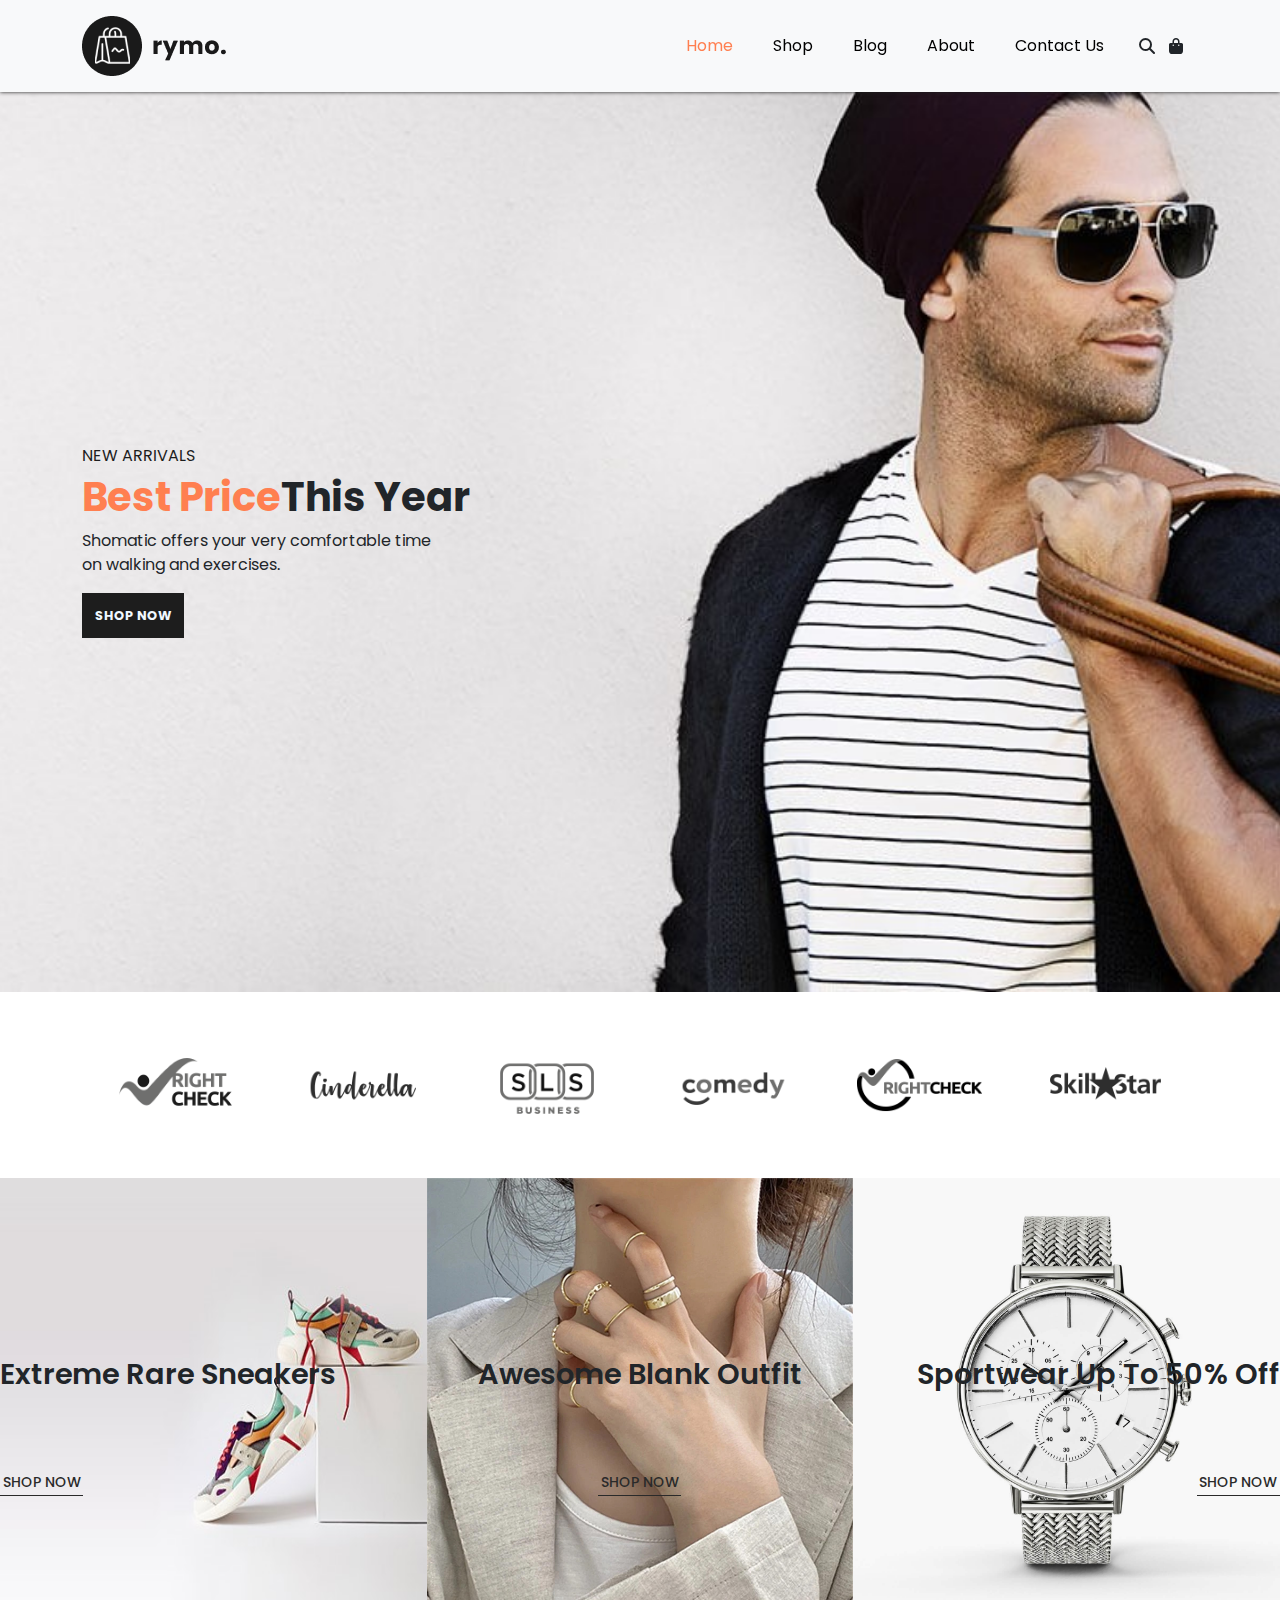
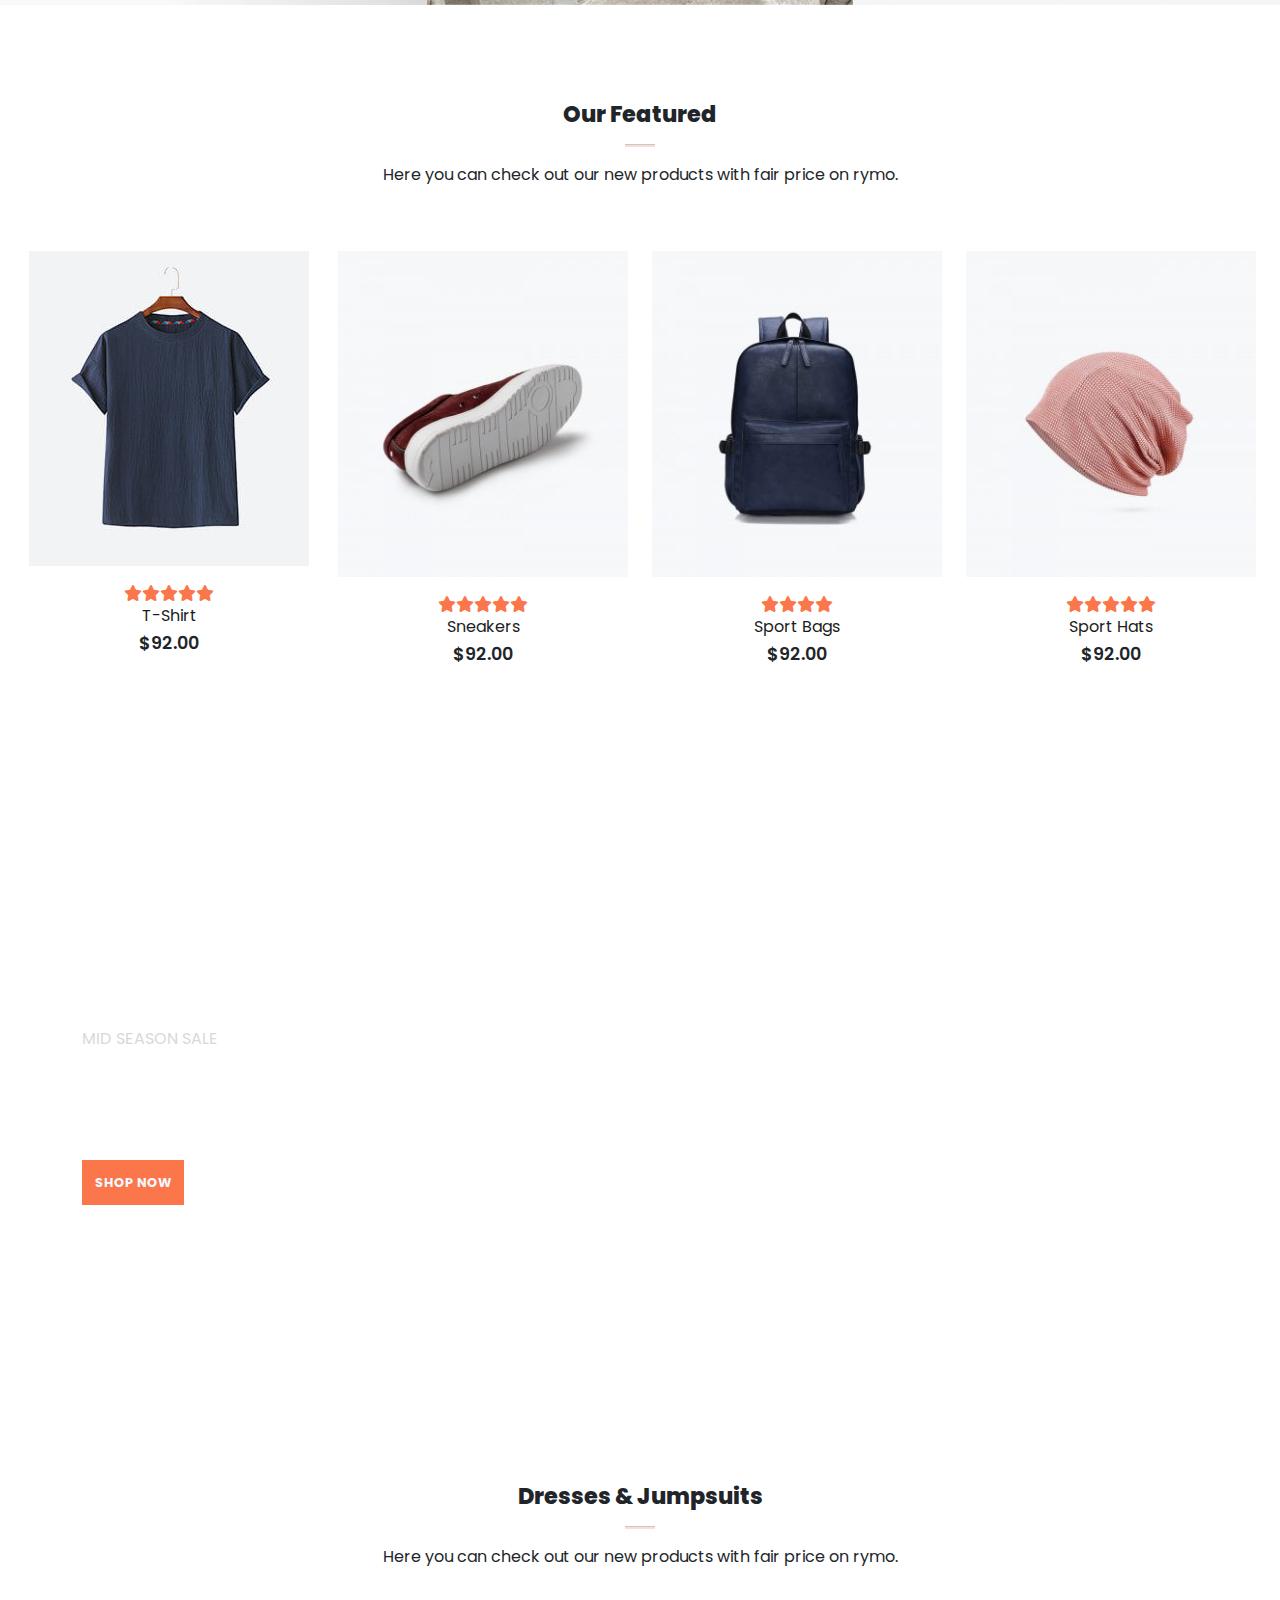
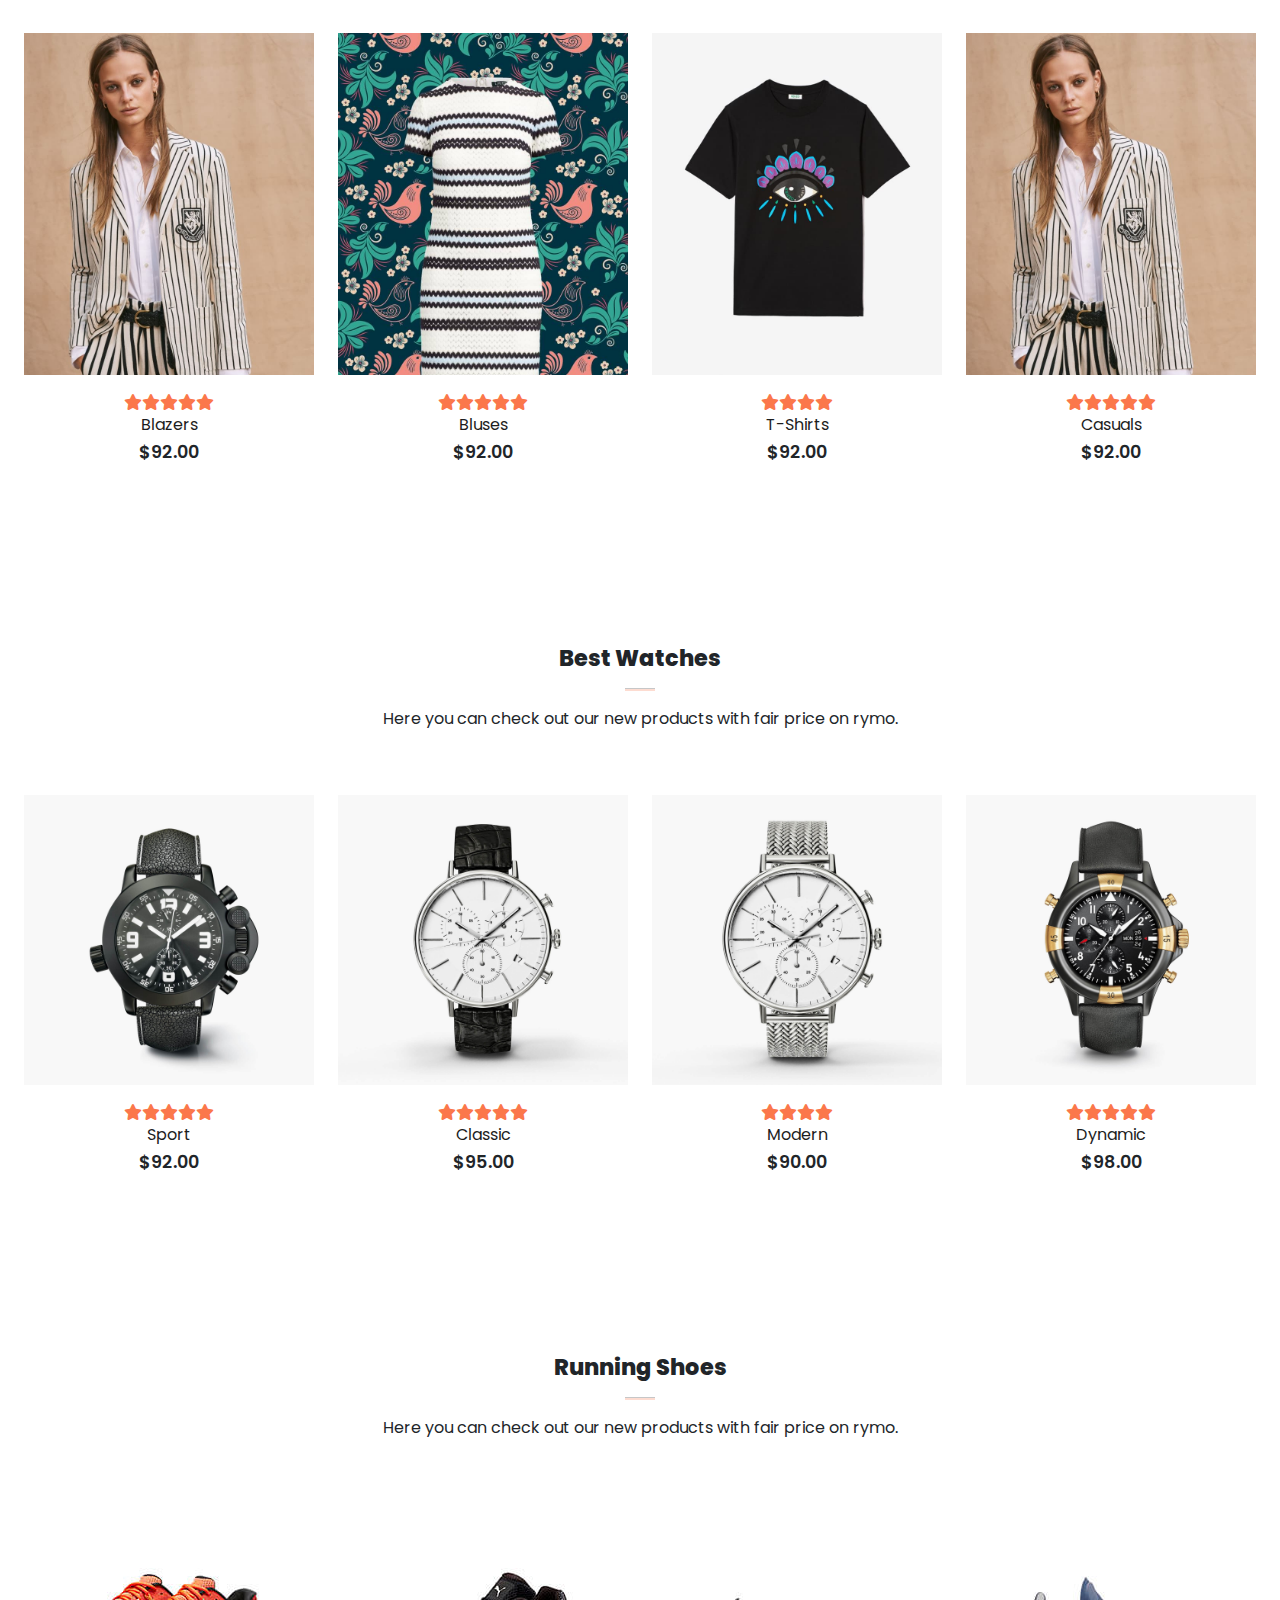
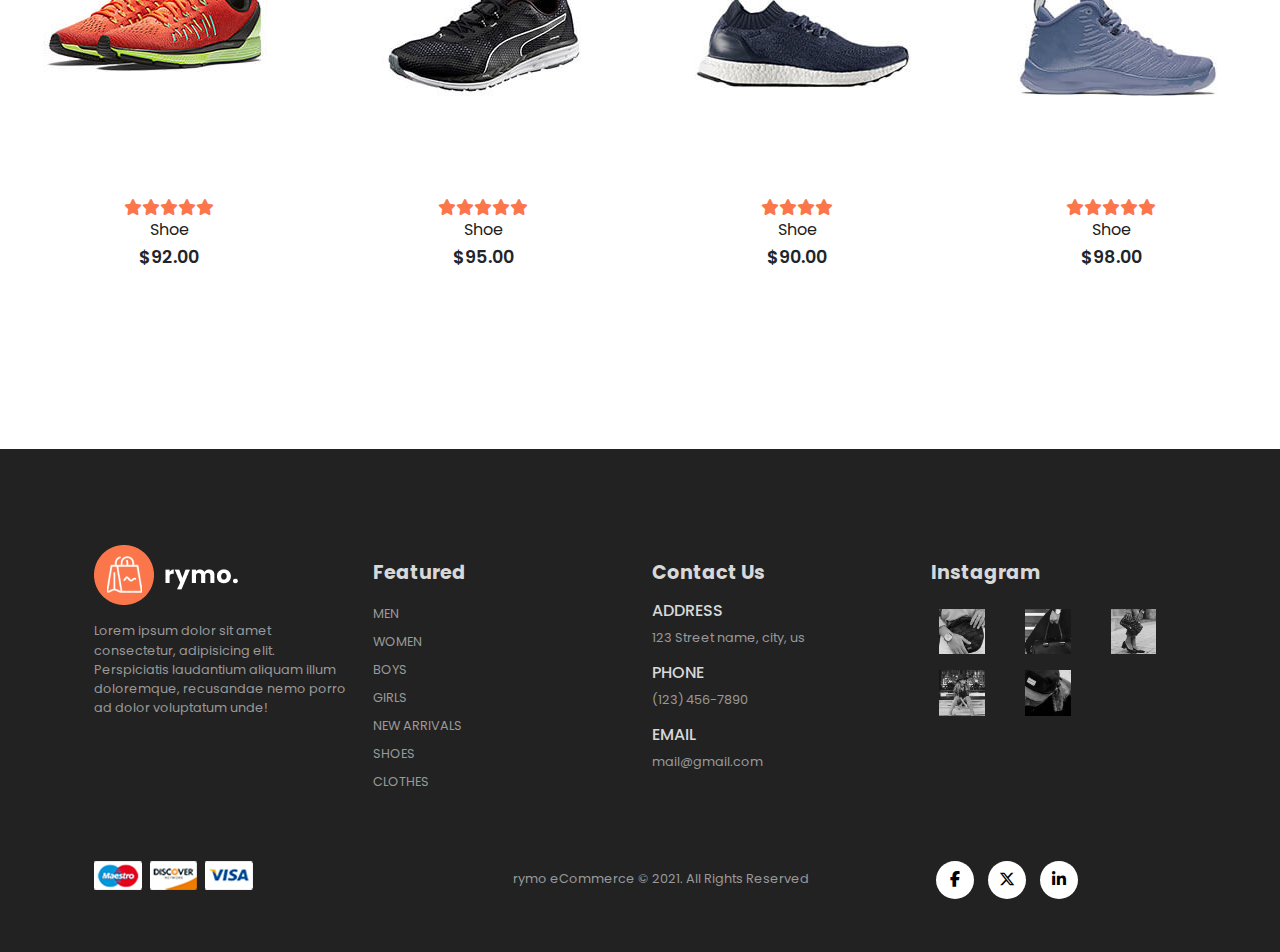
<file: index.html>
<!DOCTYPE html>
<html lang="en">
  <head>
    <meta charset="UTF-8" />
    <meta name="viewport" content="width=device-width, initial-scale=1.0" />
    <title>E-CommerceWebpage</title>

    <!-- BS link -->
    <link
      href="https://cdn.jsdelivr.net/npm/bootstrap@5.3.3/dist/css/bootstrap.min.css"
      rel="stylesheet"
      integrity="sha384-QWTKZyjpPEjISv5WaRU9OFeRpok6YctnYmDr5pNlyT2bRjXh0JMhjY6hW+ALEwIH"
      crossorigin="anonymous"
    />

    <link
      rel="stylesheet"
      href="https://cdnjs.cloudflare.com/ajax/libs/font-awesome/6.7.2/css/all.min.css"
      integrity="sha512-Evv84Mr4kqVGRNSgIGL/F/aIDqQb7xQ2vcrdIwxfjThSH8CSR7PBEakCr51Ck+w+/U6swU2Im1vVX0SVk9ABhg=="
      crossorigin="anonymous"
      referrerpolicy="no-referrer"
    />

    <link rel="stylesheet" href="style.css" />
  </head>

  <body>
    <!-- navigation -->

    <nav class="navbar navbar-expand-lg navbar-light bg-light py-3">
      <div class="container">
        <img src="./image/logo1.png" alt="logo1" />
        <button
          class="navbar-toggler"
          type="button"
          data-bs-toggle="collapse"
          data-bs-target="#navbarSupportedContent"
          aria-controls="navbarSupportedContent"
          aria-expanded="false"
          aria-label="Toggle navigation"
        >
          <span class="navbar-toggler-icon"></span>
        </button>
        <div class="collapse navbar-collapse" id="navbarSupportedContent">
          <ul class="navbar-nav ms-lg-auto">
            <li class="nav-item">
              <a class="nav-link active" aria-current="page" href="index.html">Home</a>
            </li>
            <li class="nav-item">
              <a class="nav-link" href="shop.html">Shop</a>
            </li>
            <li class="nav-item">
              <a class="nav-link" href="#">Blog</a>
            </li>
            <li class="nav-item">
              <a class="nav-link" href="#">About</a>
            </li>
            <li class="nav-item">
              <a class="nav-link" href="#">Contact Us</a>
            </li>
          </ul>
          <div class="d-flex justify-content-end mx-2">
            <i class="fa-solid fa-magnifying-glass"></i>
            <i class="fa-solid fa-bag-shopping"></i>
          </div>
        </div>
      </div>
    </nav>

    <section id="home">
      <div class="container">
        <h5>NEW ARRIVALS</h5>
        <h1><span>Best Price</span>This Year</h1>
        <p>
          Shomatic offers your very comfortable time<br />on walking and
          exercises.
        </p>
        <button>Shop Now</button>
      </div>
    </section>

    <section id="brand" class="container">
      <div class="row m-0 py-5">
        <img
          class="img-fluid col-lg-2 col-md-4 col-6"
          src="./image/brand/1.png"
          alt=""
        />
        <img
          class="img-fluid col-lg-2 col-md-4 col-6"
          src="./image/brand/2.png"
          alt=""
        />
        <img
          class="img-fluid col-lg-2 col-md-4 col-6"
          src="./image/brand/3.png"
          alt=""
        />
        <img
          class="img-fluid col-lg-2 col-md-4 col-6"
          src="./image/brand/4.png"
          alt=""
        />
        <img
          class="img-fluid col-lg-2 col-md-4 col-6"
          src="./image/brand/5.png"
          alt=""
        />
        <img
          class="img-fluid col-lg-2 col-md-4 col-6"
          src="./image/brand/6.png"
          alt=""
        />
      </div>
    </section>

    <section id="new" class="w-100">
      <div class="row p-0 m-0">
        <div class="one col-lg-4 col-md-12 col-12 p-0">
          <img class="img-fluid" src="./image/new/1.jpg" alt="" />
          <div class="details">
            <h2>Extreme Rare Sneakers</h2>
            <button class="text-uppercase">Shop now</button>
          </div>
        </div>

        <div class="one col-lg-4 col-md-12 col-12 p-0">
          <img class="img-fluid" src="./image/new/5.jpg" alt="" />
          <div class="details">
            <h2>Awesome Blank Outfit</h2>
            <button class="text-uppercase">Shop now</button>
          </div>
        </div>

        <div class="one col-lg-4 col-md-12 col-12 p-0">
          <img class="img-fluid" src="./image/new/3.jpg" alt="" />
          <div class="details">
            <h2>Sportwear Up To 50% Off</h2>
            <button class="text-uppercase">Shop now</button>
          </div>
        </div>
      </div>
    </section>

    <section id="featured" class="my-5 pb-5">
      <div class="container text-center mt-5 py-5">
        <h3>Our Featured</h3>
        <hr class="mx-auto" />
        <p>Here you can check out our new products with fair price on rymo.</p>
      </div>

      <div class="row mx-auto container-fluid">
        <div onclick="window.location.href='sproducts.html';" class="product text-center col-lg-3 col-md-4 col-12">
          <img class="img-fluid mb-3" src="./image/shop/1.jpg" alt="" />
          <div class="star">
            <i class="fa-solid fa-star"></i><i class="fa-solid fa-star"></i
            ><i class="fa-solid fa-star"></i><i class="fa-solid fa-star"></i
            ><i class="fa-solid fa-star"></i>
          </div>
          <h5 class="p-name">T-Shirt</h5>
          <h4 class="p-price">$92.00</h4>
          <button class="buy-btn">Buy Now</button>
        </div>

        <div class="product text-center col-lg-3 col-md-4 col-12">
          <img class="img-fluid mb-3" src="./image/featured/2.jpg" alt="" />
          <div class="star">
            <i class="fa-solid fa-star"></i><i class="fa-solid fa-star"></i
            ><i class="fa-solid fa-star"></i><i class="fa-solid fa-star"></i
            ><i class="fa-solid fa-star"></i>
          </div>
          <h5 class="p-name">Sneakers</h5>
          <h4 class="p-price">$92.00</h4>
          <button class="buy-btn">Buy Now</button>
        </div>

        <div class="product text-center col-lg-3 col-md-4 col-12">
          <img class="img-fluid mb-3" src="./image/featured/3.jpg" alt="" />
          <div class="star">
            <i class="fa-solid fa-star"></i><i class="fa-solid fa-star"></i
            ><i class="fa-solid fa-star"></i><i class="fa-solid fa-star"></i>
          </div>
          <h5 class="p-name">Sport Bags</h5>
          <h4 class="p-price">$92.00</h4>
          <button class="buy-btn">Buy Now</button>
        </div>

        <div class="product text-center col-lg-3 col-md-4 col-12">
          <img class="img-fluid mb-3" src="./image/featured/4.jpg" alt="" />
          <div class="star">
            <i class="fa-solid fa-star"></i><i class="fa-solid fa-star"></i
            ><i class="fa-solid fa-star"></i><i class="fa-solid fa-star"></i
            ><i class="fa-solid fa-star"></i>
          </div>
          <h5 class="p-name">Sport Hats</h5>
          <h4 class="p-price">$92.00</h4>
          <button class="buy-btn">Buy Now</button>
        </div>
      </div>
    </section>

    <section id="banner" class="my-5 py-5">
      <div class="container">
        <h5>MID SEASON SALE</h5>
        <h1>Autum Collection<br />UP TO 20% OFF</h1>
        <button class="text-uppercase">Shop Now</button>
      </div>
    </section>

    <section id="clothes" class="my-5">
      <div class="container text-center mt-5 py-5">
        <h3>Dresses & Jumpsuits</h3>
        <hr class="mx-auto" />
        <p>Here you can check out our new products with fair price on rymo.</p>
      </div>

      <div class="row mx-auto container-fluid">
        <div class="product text-center col-lg-3 col-md-4 col-12">
          <img class="img-fluid mb-3" src="./image/clothes/1.jpg" alt="" />
          <div class="star">
            <i class="fa-solid fa-star"></i><i class="fa-solid fa-star"></i
            ><i class="fa-solid fa-star"></i><i class="fa-solid fa-star"></i
            ><i class="fa-solid fa-star"></i>
          </div>
          <h5 class="p-name">Blazers</h5>
          <h4 class="p-price">$92.00</h4>
          <button class="buy-btn">Buy Now</button>
        </div>

        <div class="product text-center col-lg-3 col-md-4 col-12">
          <img class="img-fluid mb-3" src="./image/clothes/2.jpg" alt="" />
          <div class="star">
            <i class="fa-solid fa-star"></i><i class="fa-solid fa-star"></i
            ><i class="fa-solid fa-star"></i><i class="fa-solid fa-star"></i
            ><i class="fa-solid fa-star"></i>
          </div>
          <h5 class="p-name">Bluses</h5>
          <h4 class="p-price">$92.00</h4>
          <button class="buy-btn">Buy Now</button>
        </div>

        <div class="product text-center col-lg-3 col-md-4 col-12">
          <img class="img-fluid mb-3" src="./image/clothes/3.jpg" alt="" />
          <div class="star">
            <i class="fa-solid fa-star"></i><i class="fa-solid fa-star"></i
            ><i class="fa-solid fa-star"></i><i class="fa-solid fa-star"></i>
          </div>
          <h5 class="p-name">T-Shirts</h5>
          <h4 class="p-price">$92.00</h4>
          <button class="buy-btn">Buy Now</button>
        </div>

        <div class="product text-center col-lg-3 col-md-4 col-12">
          <img class="img-fluid mb-3" src="./image/clothes/1.jpg" alt="" />
          <div class="star">
            <i class="fa-solid fa-star"></i><i class="fa-solid fa-star"></i
            ><i class="fa-solid fa-star"></i><i class="fa-solid fa-star"></i
            ><i class="fa-solid fa-star"></i>
          </div>
          <h5 class="p-name">Casuals</h5>
          <h4 class="p-price">$92.00</h4>
          <button class="buy-btn">Buy Now</button>
        </div>
      </div>
    </section>

    <section id="watches" class="my-5">
      <div class="container text-center mt-5 py-5">
        <h3>Best Watches</h3>
        <hr class="mx-auto" />
        <p>Here you can check out our new products with fair price on rymo.</p>
      </div>

      <div class="row mx-auto container-fluid">
        <div class="product text-center col-lg-3 col-md-4 col-12">
          <img class="img-fluid mb-3" src="./image/watches/1.jpg" alt="" />
          <div class="star">
            <i class="fa-solid fa-star"></i><i class="fa-solid fa-star"></i
            ><i class="fa-solid fa-star"></i><i class="fa-solid fa-star"></i
            ><i class="fa-solid fa-star"></i>
          </div>
          <h5 class="p-name">Sport</h5>
          <h4 class="p-price">$92.00</h4>
          <button class="buy-btn">Buy Now</button>
        </div>

        <div class="product text-center col-lg-3 col-md-4 col-12">
          <img class="img-fluid mb-3" src="./image/watches/2.jpg" alt="" />
          <div class="star">
            <i class="fa-solid fa-star"></i><i class="fa-solid fa-star"></i
            ><i class="fa-solid fa-star"></i><i class="fa-solid fa-star"></i
            ><i class="fa-solid fa-star"></i>
          </div>
          <h5 class="p-name">Classic</h5>
          <h4 class="p-price">$95.00</h4>
          <button class="buy-btn">Buy Now</button>
        </div>

        <div class="product text-center col-lg-3 col-md-4 col-12">
          <img class="img-fluid mb-3" src="./image/watches/3.jpg" alt="" />
          <div class="star">
            <i class="fa-solid fa-star"></i><i class="fa-solid fa-star"></i
            ><i class="fa-solid fa-star"></i><i class="fa-solid fa-star"></i>
          </div>
          <h5 class="p-name">Modern</h5>
          <h4 class="p-price">$90.00</h4>
          <button class="buy-btn">Buy Now</button>
        </div>

        <div class="product text-center col-lg-3 col-md-4 col-12">
          <img class="img-fluid mb-3" src="./image/watches/4.jpg" alt="" />
          <div class="star">
            <i class="fa-solid fa-star"></i><i class="fa-solid fa-star"></i
            ><i class="fa-solid fa-star"></i><i class="fa-solid fa-star"></i
            ><i class="fa-solid fa-star"></i>
          </div>
          <h5 class="p-name">Dynamic</h5>
          <h4 class="p-price">$98.00</h4>
          <button class="buy-btn">Buy Now</button>
        </div>
      </div>
    </section>

    <section id="shoes" class="my-5 pb-5">
      <div class="container text-center mt-5 py-5">
        <h3>Running Shoes</h3>
        <hr class="mx-auto" />
        <p>Here you can check out our new products with fair price on rymo.</p>
      </div>

      <div class="row mx-auto container-fluid">
        <div class="product text-center col-lg-3 col-md-4 col-12">
          <img class="img-fluid mb-3" src="./image/shoes/3.jpg" alt="" />
          <div class="star">
            <i class="fa-solid fa-star"></i><i class="fa-solid fa-star"></i
            ><i class="fa-solid fa-star"></i><i class="fa-solid fa-star"></i
            ><i class="fa-solid fa-star"></i>
          </div>
          <h5 class="p-name">Shoe</h5>
          <h4 class="p-price">$92.00</h4>
          <button class="buy-btn">Buy Now</button>
        </div>

        <div class="product text-center col-lg-3 col-md-4 col-12">
          <img class="img-fluid mb-3" src="./image/shoes/4.jpg" alt="" />
          <div class="star">
            <i class="fa-solid fa-star"></i><i class="fa-solid fa-star"></i
            ><i class="fa-solid fa-star"></i><i class="fa-solid fa-star"></i
            ><i class="fa-solid fa-star"></i>
          </div>
          <h5 class="p-name">Shoe</h5>
          <h4 class="p-price">$95.00</h4>
          <button class="buy-btn">Buy Now</button>
        </div>

        <div class="product text-center col-lg-3 col-md-4 col-12">
          <img class="img-fluid mb-3" src="./image/shoes/1.jpg" alt="" />
          <div class="star">
            <i class="fa-solid fa-star"></i><i class="fa-solid fa-star"></i
            ><i class="fa-solid fa-star"></i><i class="fa-solid fa-star"></i>
          </div>
          <h5 class="p-name">Shoe</h5>
          <h4 class="p-price">$90.00</h4>
          <button class="buy-btn">Buy Now</button>
        </div>

        <div class="product text-center col-lg-3 col-md-4 col-12">
          <img class="img-fluid mb-3" src="./image/shoes/2.jpg" alt="" />
          <div class="star">
            <i class="fa-solid fa-star"></i><i class="fa-solid fa-star"></i
            ><i class="fa-solid fa-star"></i><i class="fa-solid fa-star"></i
            ><i class="fa-solid fa-star"></i>
          </div>
          <h5 class="p-name">Shoe</h5>
          <h4 class="p-price">$98.00</h4>
          <button class="buy-btn">Buy Now</button>
        </div>
      </div>
    </section>

    <footer class="mt-5 py-5">
      <div class="row container mx-auto pt-5">
        <div class="footer-one col-lg-3 col-md-6 col-12">
          <img src="./image/logo2.png" alt="logo2" />
          <p class="pt-3">
            Lorem ipsum dolor sit amet consectetur, adipisicing elit.
            Perspiciatis laudantium aliquam illum doloremque, recusandae nemo
            porro ad dolor voluptatum unde!
          </p>
        </div>
        <div class="footer-one col-lg-3 col-md-6 col-12 mt-3">
          <h5 class="pb-2">Featured</h5>
          <ul class="text-uppercase list-unstyled">
            <li><a href="">men</a></li>
            <li><a href="">women</a></li>
            <li><a href="">boys</a></li>
            <li><a href="">girls</a></li>
            <li><a href="">new arrivals</a></li>
            <li><a href="">shoes</a></li>
            <li><a href="">clothes</a></li>
          </ul>
        </div>

        <div class="footer-one col-lg-3 col-md-6 col-12 mt-3">
          <h5 class="pb-2">Contact Us</h5>
          <div>
            <h6 class="text-uppercase">address</h6>
            <p>123 Street name, city, us</p>
          </div>
          <div>
            <h6 class="text-uppercase">phone</h6>
            <p>(123) 456-7890</p>
          </div>
          <div>
            <h6 class="text-uppercase">email</h6>
            <p>mail@gmail.com</p>
          </div>
        </div>

        <div class="footer-one col-lg-3 col-md-6 col-12 mt-3">
          <h5 class="pb-2">Instagram</h5>
          <div class="row">
            <img
              class="img-fluid w-25 h-100 m-2"
              src="./image/insta/1.jpg"
              alt=""
            />
            <img
              class="img-fluid w-25 h-100 m-2"
              src="./image/insta/2.jpg"
              alt=""
            />
            <img
              class="img-fluid w-25 h-100 m-2"
              src="./image/insta/3.jpg"
              alt=""
            />
            <img
              class="img-fluid w-25 h-100 m-2"
              src="./image/insta/4.jpg"
              alt=""
            />
            <img
              class="img-fluid w-25 h-100 m-2"
              src="./image/insta/5.jpg"
              alt=""
            />
          </div>
        </div>
      </div>

      <div class="copyright mt-5">
        <div class="row container mx-auto d-flex justify-content-lg-between">
          <div class="col-lg-3 col-md-6 col-12">
            <img src="./image/payment.png" alt="" />
          </div>

          <div class="col-lg-3 col-md-6 col-12 text-nowrap mt-2">
            <p>rymo eCommerce &copy; 2021. All Rights Reserved</p>
          </div>

          <div class="col-lg-3 col-md-6 col-12">
            <a href="#"><i class="fa-brands fa-facebook-f"></i></a>
            <a href="#"><i class="fa-brands fa-x-twitter"></i></a>
            <a href="#"><i class="fa-brands fa-linkedin-in"></i></a>
          </div>
        </div>
      </div>
    </footer>

    <script
      src="https://cdn.jsdelivr.net/npm/@popperjs/core@2.11.8/dist/umd/popper.min.js"
      integrity="sha384-I7E8VVD/ismYTF4hNIPjVp/Zjvgyol6VFvRkX/vR+Vc4jQkC+hVqc2pM8ODewa9r"
      crossorigin="anonymous"
    ></script>
    <script
      src="https://cdn.jsdelivr.net/npm/bootstrap@5.3.3/dist/js/bootstrap.min.js"
      integrity="sha384-0pUGZvbkm6XF6gxjEnlmuGrJXVbNuzT9qBBavbLwCsOGabYfZo0T0to5eqruptLy"
      crossorigin="anonymous"
    ></script>
  </body>
</html>
</file>
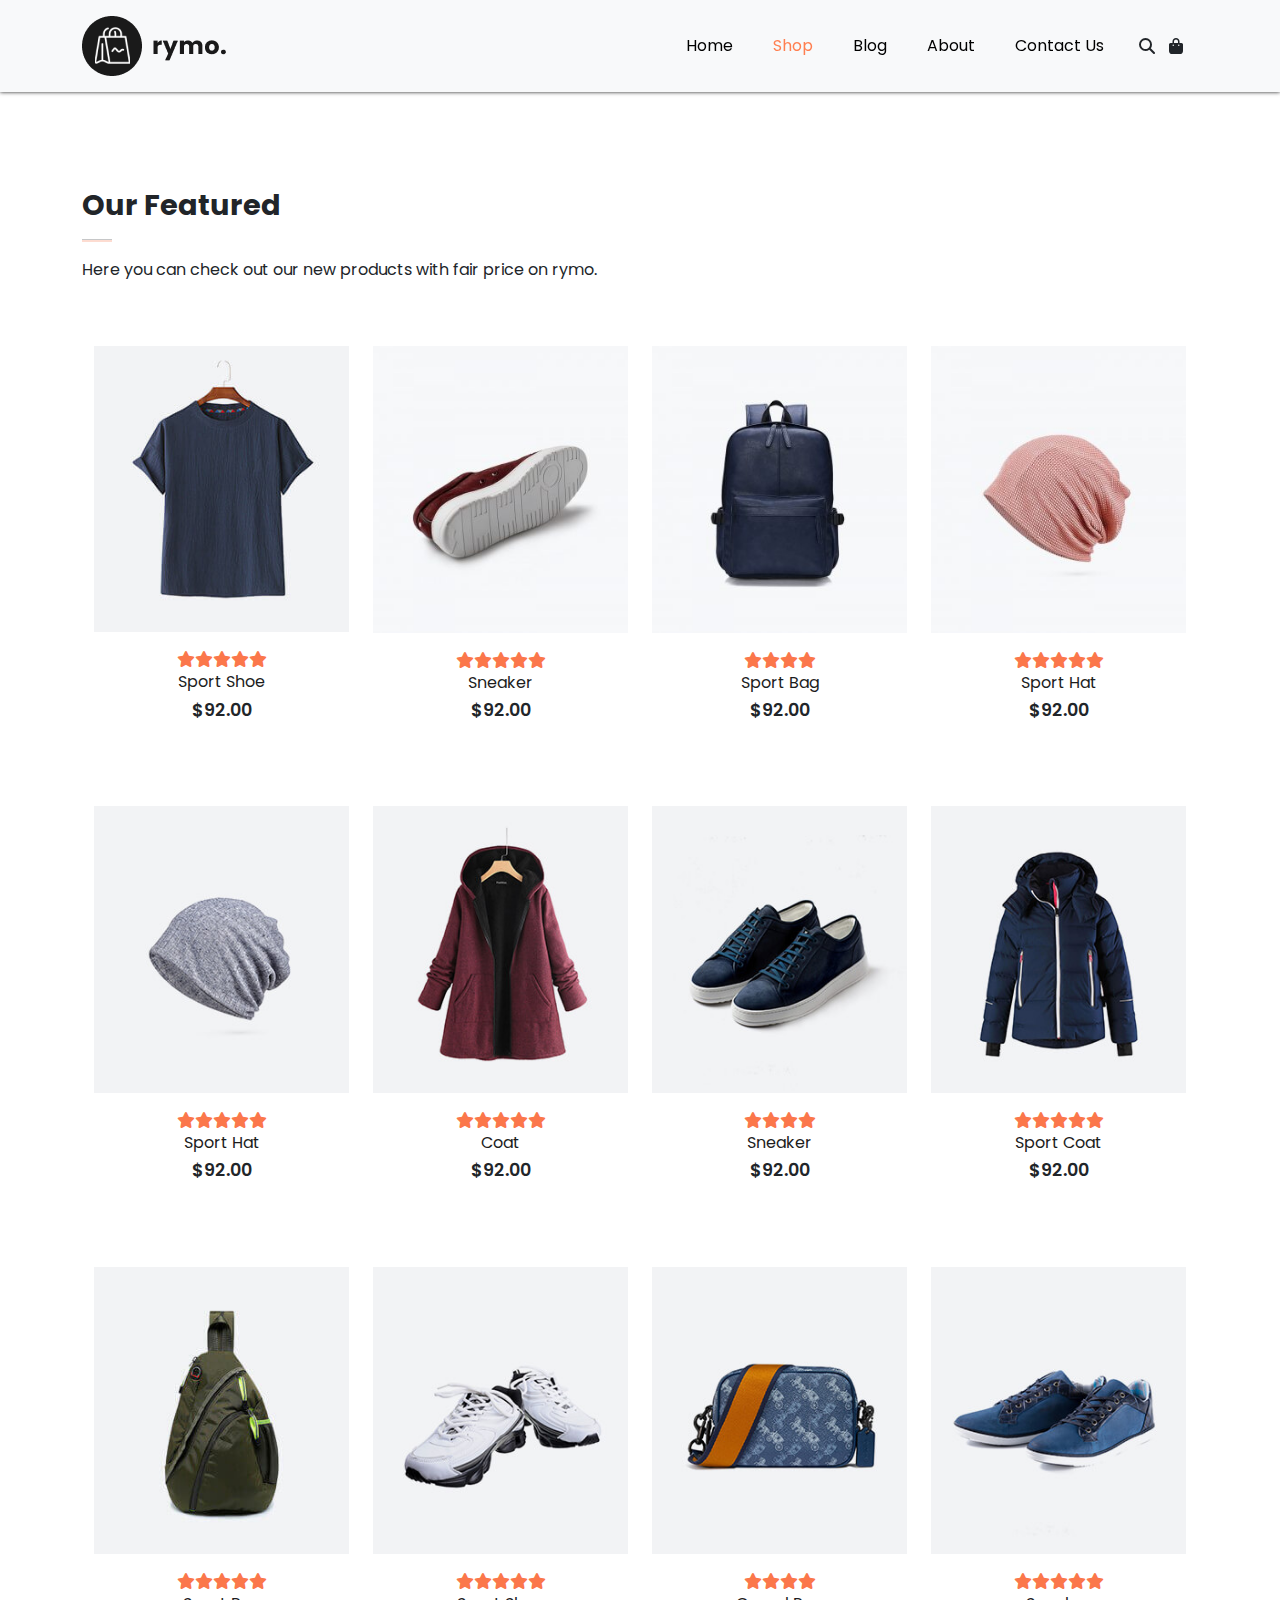
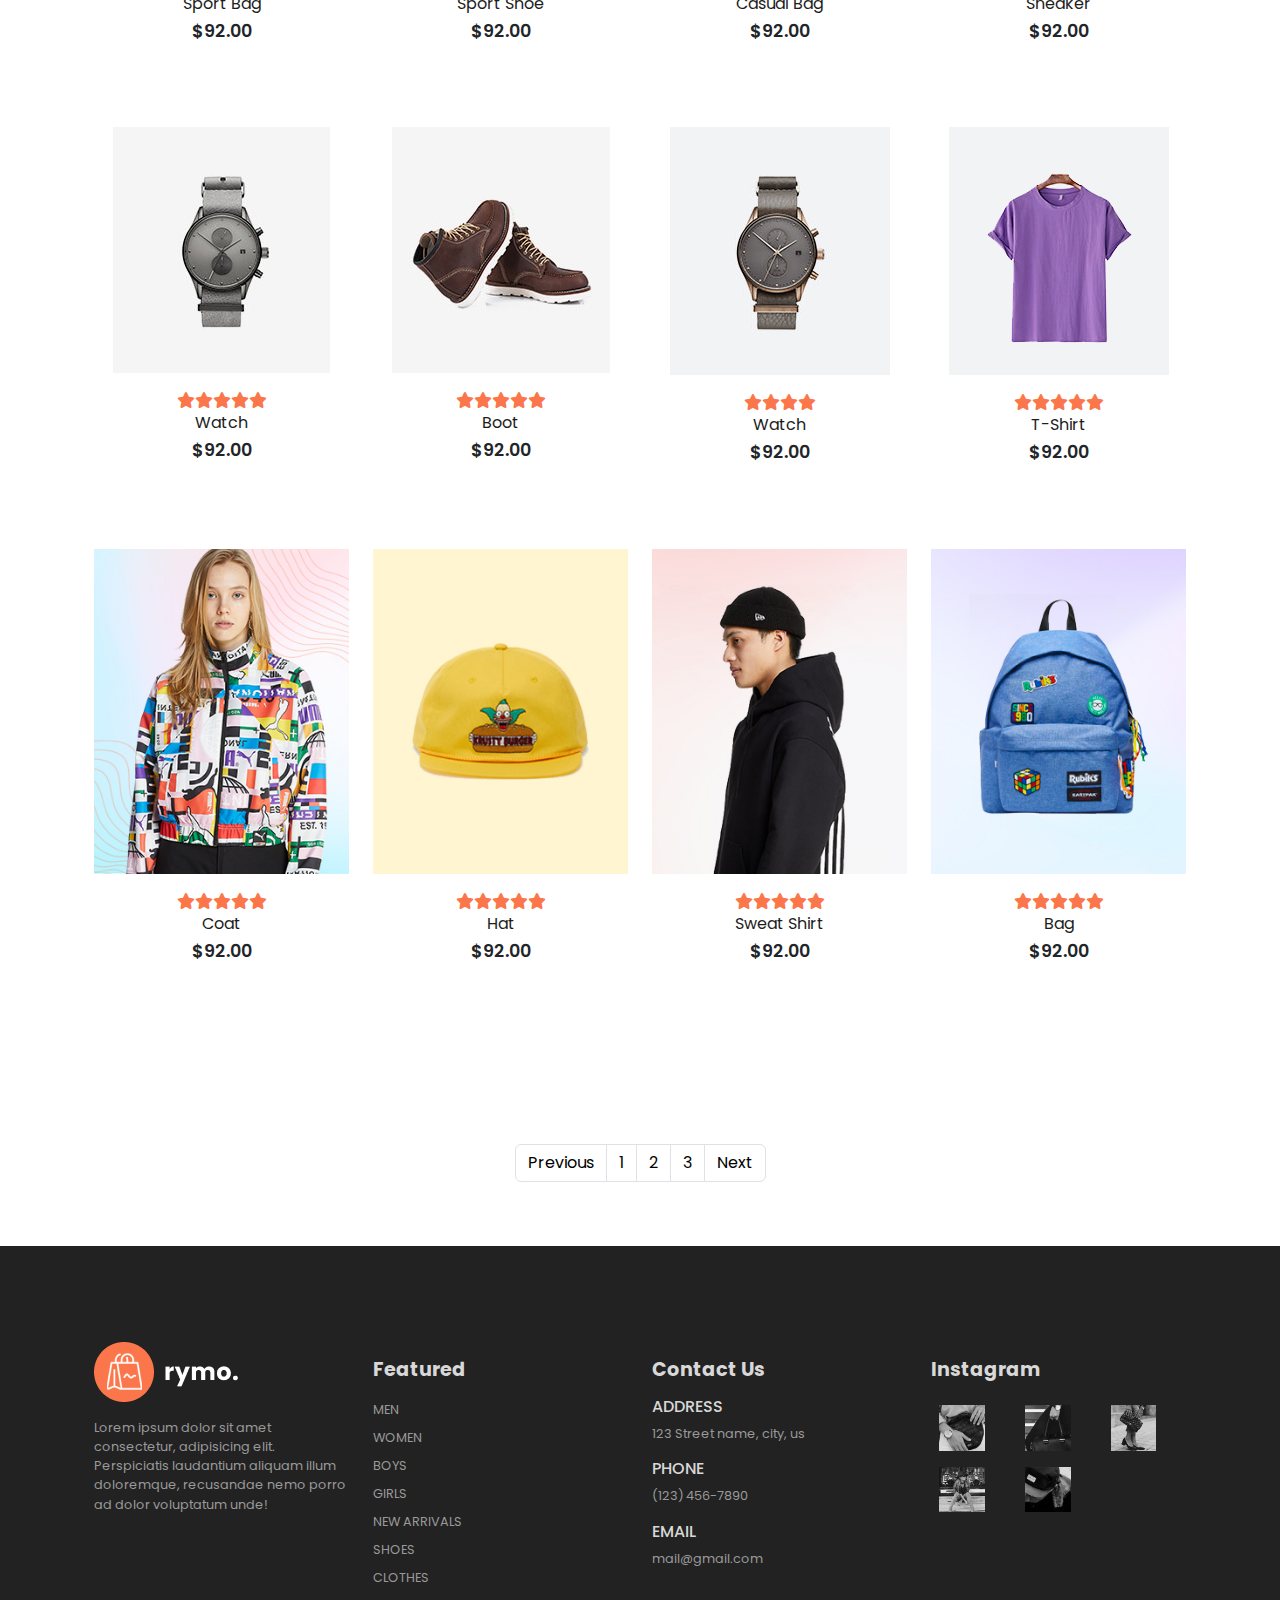
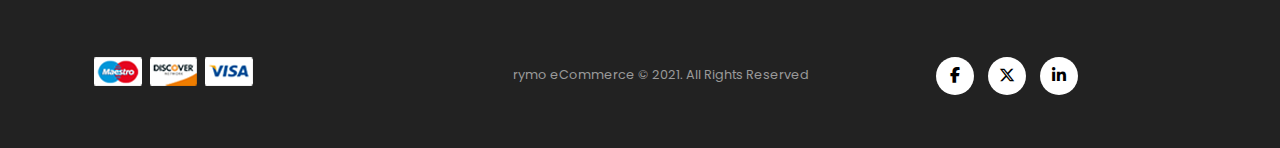
<file: shop.html>
<!DOCTYPE html>
<html lang="en">
  <head>
    <meta charset="UTF-8" />
    <meta name="viewport" content="width=device-width, initial-scale=1.0" />
    <title>Shop</title>

    <!-- BS link -->
    <link
      href="https://cdn.jsdelivr.net/npm/bootstrap@5.3.3/dist/css/bootstrap.min.css"
      rel="stylesheet"
      integrity="sha384-QWTKZyjpPEjISv5WaRU9OFeRpok6YctnYmDr5pNlyT2bRjXh0JMhjY6hW+ALEwIH"
      crossorigin="anonymous"
    />

    <link
      rel="stylesheet"
      href="https://cdnjs.cloudflare.com/ajax/libs/font-awesome/6.7.2/css/all.min.css"
      integrity="sha512-Evv84Mr4kqVGRNSgIGL/F/aIDqQb7xQ2vcrdIwxfjThSH8CSR7PBEakCr51Ck+w+/U6swU2Im1vVX0SVk9ABhg=="
      crossorigin="anonymous"
      referrerpolicy="no-referrer"
    />

    <link rel="stylesheet" href="style.css" />

    <style>
      section.container.d-flex.justify-content-center nav ul li:nth-child(n) a {
        color: black;
      }

      section.container.d-flex.justify-content-center
        nav
        ul
        li:nth-child(n):hover
        a {
        background-color: coral;
        color: #fff;
      }
    </style>
  </head>

  <body>
    <nav class="navbar navbar-expand-lg navbar-light bg-light py-3">
      <div class="container">
        <img src="./image/logo1.png" alt="logo1" />
        <button
          class="navbar-toggler"
          type="button"
          data-bs-toggle="collapse"
          data-bs-target="#navbarSupportedContent"
          aria-controls="navbarSupportedContent"
          aria-expanded="false"
          aria-label="Toggle navigation"
        >
          <span class="navbar-toggler-icon"></span>
        </button>
        <div class="collapse navbar-collapse" id="navbarSupportedContent">
          <ul class="navbar-nav ms-lg-auto">
            <li class="nav-item">
              <a class="nav-link" href="index.html">Home</a>
            </li>
            <li class="nav-item">
              <a class="nav-link active" aria-current="page" href="shop.html"
                >Shop</a
              >
            </li>
            <li class="nav-item">
              <a class="nav-link" href="#">Blog</a>
            </li>
            <li class="nav-item">
              <a class="nav-link" href="#">About</a>
            </li>
            <li class="nav-item">
              <a class="nav-link" href="#">Contact Us</a>
            </li>
          </ul>
          <div class="d-flex justify-content-end mx-2">
            <i class="fa-solid fa-magnifying-glass"></i>
            <i class="fa-solid fa-bag-shopping"></i>
          </div>
        </div>
      </div>
    </nav>

    <section id="featured" class="my-5 pb-5">
      <div class="container mt-5 py-5">
        <h2 class="fw-bold">Our Featured</h2>
        <hr />
        <p>Here you can check out our new products with fair price on rymo.</p>
      </div>

      <div class="row mx-auto container">
        <div onclick="window.location.href='sproducts.html';" class="product text-center col-lg-3 col-md-4 col-12">
          <img class="img-fluid mb-3" src="./image/shop/1.jpg" alt="" />
          <div class="star">
            <i class="fa-solid fa-star"></i><i class="fa-solid fa-star"></i
            ><i class="fa-solid fa-star"></i><i class="fa-solid fa-star"></i
            ><i class="fa-solid fa-star"></i>
          </div>
          <h5 class="p-name">Sport Shoe</h5>
          <h4 class="p-price">$92.00</h4>
          <button class="buy-btn">Buy Now</button>
        </div>

        <div class="product text-center col-lg-3 col-md-4 col-12">
          <img class="img-fluid mb-3" src="./image/featured/2.jpg" alt="" />
          <div class="star">
            <i class="fa-solid fa-star"></i><i class="fa-solid fa-star"></i
            ><i class="fa-solid fa-star"></i><i class="fa-solid fa-star"></i
            ><i class="fa-solid fa-star"></i>
          </div>
          <h5 class="p-name">Sneaker</h5>
          <h4 class="p-price">$92.00</h4>
          <button class="buy-btn">Buy Now</button>
        </div>

        <div class="product text-center col-lg-3 col-md-4 col-12">
          <img class="img-fluid mb-3" src="./image/featured/3.jpg" alt="" />
          <div class="star">
            <i class="fa-solid fa-star"></i><i class="fa-solid fa-star"></i
            ><i class="fa-solid fa-star"></i><i class="fa-solid fa-star"></i>
          </div>
          <h5 class="p-name">Sport Bag</h5>
          <h4 class="p-price">$92.00</h4>
          <button class="buy-btn">Buy Now</button>
        </div>

        <div class="product text-center col-lg-3 col-md-4 col-12">
          <img class="img-fluid mb-3" src="./image/featured/4.jpg" alt="" />
          <div class="star">
            <i class="fa-solid fa-star"></i><i class="fa-solid fa-star"></i
            ><i class="fa-solid fa-star"></i><i class="fa-solid fa-star"></i
            ><i class="fa-solid fa-star"></i>
          </div>
          <h5 class="p-name">Sport Hat</h5>
          <h4 class="p-price">$92.00</h4>
          <button class="buy-btn">Buy Now</button>
        </div>
      </div>

      <div class="row mx-auto container">
        <div class="product text-center col-lg-3 col-md-4 col-12">
          <img class="img-fluid mb-3" src="./image/shop/5.jpg" alt="" />
          <div class="star">
            <i class="fa-solid fa-star"></i><i class="fa-solid fa-star"></i
            ><i class="fa-solid fa-star"></i><i class="fa-solid fa-star"></i
            ><i class="fa-solid fa-star"></i>
          </div>
          <h5 class="p-name">Sport Hat</h5>
          <h4 class="p-price">$92.00</h4>
          <button class="buy-btn">Buy Now</button>
        </div>

        <div class="product text-center col-lg-3 col-md-4 col-12">
          <img class="img-fluid mb-3" src="./image/shop/6.jpg" alt="" />
          <div class="star">
            <i class="fa-solid fa-star"></i><i class="fa-solid fa-star"></i
            ><i class="fa-solid fa-star"></i><i class="fa-solid fa-star"></i
            ><i class="fa-solid fa-star"></i>
          </div>
          <h5 class="p-name">Coat</h5>
          <h4 class="p-price">$92.00</h4>
          <button class="buy-btn">Buy Now</button>
        </div>

        <div class="product text-center col-lg-3 col-md-4 col-12">
          <img class="img-fluid mb-3" src="./image/shop/7.jpg" alt="" />
          <div class="star">
            <i class="fa-solid fa-star"></i><i class="fa-solid fa-star"></i
            ><i class="fa-solid fa-star"></i><i class="fa-solid fa-star"></i>
          </div>
          <h5 class="p-name">Sneaker</h5>
          <h4 class="p-price">$92.00</h4>
          <button class="buy-btn">Buy Now</button>
        </div>

        <div class="product text-center col-lg-3 col-md-4 col-12">
          <img class="img-fluid mb-3" src="./image/shop/8.jpg" alt="" />
          <div class="star">
            <i class="fa-solid fa-star"></i><i class="fa-solid fa-star"></i
            ><i class="fa-solid fa-star"></i><i class="fa-solid fa-star"></i
            ><i class="fa-solid fa-star"></i>
          </div>
          <h5 class="p-name">Sport Coat</h5>
          <h4 class="p-price">$92.00</h4>
          <button class="buy-btn">Buy Now</button>
        </div>
      </div>

      <div class="row mx-auto container">
        <div class="product text-center col-lg-3 col-md-4 col-12">
          <img class="img-fluid mb-3" src="./image/shop/9.jpg" alt="" />
          <div class="star">
            <i class="fa-solid fa-star"></i><i class="fa-solid fa-star"></i
            ><i class="fa-solid fa-star"></i><i class="fa-solid fa-star"></i
            ><i class="fa-solid fa-star"></i>
          </div>
          <h5 class="p-name">Sport Bag</h5>
          <h4 class="p-price">$92.00</h4>
          <button class="buy-btn">Buy Now</button>
        </div>

        <div class="product text-center col-lg-3 col-md-4 col-12">
          <img class="img-fluid mb-3" src="./image/shop/2.jpg" alt="" />
          <div class="star">
            <i class="fa-solid fa-star"></i><i class="fa-solid fa-star"></i
            ><i class="fa-solid fa-star"></i><i class="fa-solid fa-star"></i
            ><i class="fa-solid fa-star"></i>
          </div>
          <h5 class="p-name">Sport Shoe</h5>
          <h4 class="p-price">$92.00</h4>
          <button class="buy-btn">Buy Now</button>
        </div>

        <div class="product text-center col-lg-3 col-md-4 col-12">
          <img class="img-fluid mb-3" src="./image/shop/3.jpg" alt="" />
          <div class="star">
            <i class="fa-solid fa-star"></i><i class="fa-solid fa-star"></i
            ><i class="fa-solid fa-star"></i><i class="fa-solid fa-star"></i>
          </div>
          <h5 class="p-name">Casual Bag</h5>
          <h4 class="p-price">$92.00</h4>
          <button class="buy-btn">Buy Now</button>
        </div>

        <div class="product text-center col-lg-3 col-md-4 col-12">
          <img class="img-fluid mb-3" src="./image/shop/4.jpg" alt="" />
          <div class="star">
            <i class="fa-solid fa-star"></i><i class="fa-solid fa-star"></i
            ><i class="fa-solid fa-star"></i><i class="fa-solid fa-star"></i
            ><i class="fa-solid fa-star"></i>
          </div>
          <h5 class="p-name">Sneaker</h5>
          <h4 class="p-price">$92.00</h4>
          <button class="buy-btn">Buy Now</button>
        </div>
      </div>

      <div class="row mx-auto container">
        <div class="product text-center col-lg-3 col-md-4 col-12">
          <img class="img-fluid mb-3" src="./image/shop/13.jpg" alt="" />
          <div class="star">
            <i class="fa-solid fa-star"></i><i class="fa-solid fa-star"></i
            ><i class="fa-solid fa-star"></i><i class="fa-solid fa-star"></i
            ><i class="fa-solid fa-star"></i>
          </div>
          <h5 class="p-name">Watch</h5>
          <h4 class="p-price">$92.00</h4>
          <button class="buy-btn">Buy Now</button>
        </div>

        <div class="product text-center col-lg-3 col-md-4 col-12">
          <img class="img-fluid mb-3" src="./image/shop/14.jpg" alt="" />
          <div class="star">
            <i class="fa-solid fa-star"></i><i class="fa-solid fa-star"></i
            ><i class="fa-solid fa-star"></i><i class="fa-solid fa-star"></i
            ><i class="fa-solid fa-star"></i>
          </div>
          <h5 class="p-name">Boot</h5>
          <h4 class="p-price">$92.00</h4>
          <button class="buy-btn">Buy Now</button>
        </div>

        <div class="product text-center col-lg-3 col-md-4 col-12">
          <img class="img-fluid mb-3" src="./image/shop/10.jpg" alt="" />
          <div class="star">
            <i class="fa-solid fa-star"></i><i class="fa-solid fa-star"></i
            ><i class="fa-solid fa-star"></i><i class="fa-solid fa-star"></i>
          </div>
          <h5 class="p-name">Watch</h5>
          <h4 class="p-price">$92.00</h4>
          <button class="buy-btn">Buy Now</button>
        </div>

        <div class="product text-center col-lg-3 col-md-4 col-12">
          <img class="img-fluid mb-3" src="./image/shop/16.jpg" alt="" />
          <div class="star">
            <i class="fa-solid fa-star"></i><i class="fa-solid fa-star"></i
            ><i class="fa-solid fa-star"></i><i class="fa-solid fa-star"></i
            ><i class="fa-solid fa-star"></i>
          </div>
          <h5 class="p-name">T-Shirt</h5>
          <h4 class="p-price">$92.00</h4>
          <button class="buy-btn">Buy Now</button>
        </div>
      </div>
      <div class="row mx-auto container">
        <div class="product text-center col-lg-3 col-md-4 col-12">
          <img class="img-fluid mb-3" src="./image/shop/17.jpg" alt="" />
          <div class="star">
            <i class="fa-solid fa-star"></i><i class="fa-solid fa-star"></i
            ><i class="fa-solid fa-star"></i><i class="fa-solid fa-star"></i
            ><i class="fa-solid fa-star"></i>
          </div>
          <h5 class="p-name">Coat</h5>
          <h4 class="p-price">$92.00</h4>
          <button class="buy-btn">Buy Now</button>
        </div>

        <div class="product text-center col-lg-3 col-md-4 col-12">
          <img class="img-fluid mb-3" src="./image/shop/18.jpg" alt="" />
          <div class="star">
            <i class="fa-solid fa-star"></i><i class="fa-solid fa-star"></i
            ><i class="fa-solid fa-star"></i><i class="fa-solid fa-star"></i
            ><i class="fa-solid fa-star"></i>
          </div>
          <h5 class="p-name">Hat</h5>
          <h4 class="p-price">$92.00</h4>
          <button class="buy-btn">Buy Now</button>
        </div>

        <div class="product text-center col-lg-3 col-md-4 col-12">
          <img class="img-fluid mb-3" src="./image/shop/19.jpg" alt="" />
          <div class="star">
            <i class="fa-solid fa-star"></i><i class="fa-solid fa-star"></i
            ><i class="fa-solid fa-star"></i><i class="fa-solid fa-star"></i
            ><i class="fa-solid fa-star"></i>
          </div>
          <h5 class="p-name">Sweat Shirt</h5>
          <h4 class="p-price">$92.00</h4>
          <button class="buy-btn">Buy Now</button>
        </div>

        <div class="product text-center col-lg-3 col-md-4 col-12">
          <img class="img-fluid mb-3" src="./image/shop/22.jpg" alt="" />
          <div class="star">
            <i class="fa-solid fa-star"></i><i class="fa-solid fa-star"></i
            ><i class="fa-solid fa-star"></i><i class="fa-solid fa-star"></i
            ><i class="fa-solid fa-star"></i>
          </div>
          <h5 class="p-name">Bag</h5>
          <h4 class="p-price">$92.00</h4>
          <button class="buy-btn">Buy Now</button>
        </div>
      </div>
    </section>

    <section class="container d-flex justify-content-center">
      <nav aria-label="...">
        <ul class="pagination">
          <li class="page-item">
            <a class="page-link" href="#">Previous</a>
          </li>
          <li class="page-item"><a class="page-link" href="#">1</a></li>
          <li class="page-item" aria-current="page">
            <a class="page-link text-black" href="#">2</a>
          </li>
          <li class="page-item"><a class="page-link" href="#">3</a></li>
          <li class="page-item">
            <a class="page-link" href="#">Next</a>
          </li>
        </ul>
      </nav>
    </section>

    <footer class="mt-5 py-5">
      <div class="row container mx-auto pt-5">
        <div class="footer-one col-lg-3 col-md-6 col-12">
          <img src="./image/logo2.png" alt="logo2" />
          <p class="pt-3">
            Lorem ipsum dolor sit amet consectetur, adipisicing elit.
            Perspiciatis laudantium aliquam illum doloremque, recusandae nemo
            porro ad dolor voluptatum unde!
          </p>
        </div>
        <div class="footer-one col-lg-3 col-md-6 col-12 mt-3">
          <h5 class="pb-2">Featured</h5>
          <ul class="text-uppercase list-unstyled">
            <li><a href="">men</a></li>
            <li><a href="">women</a></li>
            <li><a href="">boys</a></li>
            <li><a href="">girls</a></li>
            <li><a href="">new arrivals</a></li>
            <li><a href="">shoes</a></li>
            <li><a href="">clothes</a></li>
          </ul>
        </div>

        <div class="footer-one col-lg-3 col-md-6 col-12 mt-3">
          <h5 class="pb-2">Contact Us</h5>
          <div>
            <h6 class="text-uppercase">address</h6>
            <p>123 Street name, city, us</p>
          </div>
          <div>
            <h6 class="text-uppercase">phone</h6>
            <p>(123) 456-7890</p>
          </div>
          <div>
            <h6 class="text-uppercase">email</h6>
            <p>mail@gmail.com</p>
          </div>
        </div>

        <div class="footer-one col-lg-3 col-md-6 col-12 mt-3">
          <h5 class="pb-2">Instagram</h5>
          <div class="row">
            <img
              class="img-fluid w-25 h-100 m-2"
              src="./image/insta/1.jpg"
              alt=""
            />
            <img
              class="img-fluid w-25 h-100 m-2"
              src="./image/insta/2.jpg"
              alt=""
            />
            <img
              class="img-fluid w-25 h-100 m-2"
              src="./image/insta/3.jpg"
              alt=""
            />
            <img
              class="img-fluid w-25 h-100 m-2"
              src="./image/insta/4.jpg"
              alt=""
            />
            <img
              class="img-fluid w-25 h-100 m-2"
              src="./image/insta/5.jpg"
              alt=""
            />
          </div>
        </div>
      </div>

      <div class="copyright mt-5">
        <div class="row container mx-auto d-flex justify-content-lg-between">
          <div class="col-lg-3 col-md-6 col-12">
            <img src="./image/payment.png" alt="" />
          </div>

          <div class="col-lg-3 col-md-6 col-12 text-nowrap mt-2">
            <p>rymo eCommerce &copy; 2021. All Rights Reserved</p>
          </div>

          <div class="col-lg-3 col-md-6 col-12">
            <a href="#"><i class="fa-brands fa-facebook-f"></i></a>
            <a href="#"><i class="fa-brands fa-x-twitter"></i></a>
            <a href="#"><i class="fa-brands fa-linkedin-in"></i></a>
          </div>
        </div>
      </div>
    </footer>

    <script
      src="https://cdn.jsdelivr.net/npm/@popperjs/core@2.11.8/dist/umd/popper.min.js"
      integrity="sha384-I7E8VVD/ismYTF4hNIPjVp/Zjvgyol6VFvRkX/vR+Vc4jQkC+hVqc2pM8ODewa9r"
      crossorigin="anonymous"
    ></script>
    <script
      src="https://cdn.jsdelivr.net/npm/bootstrap@5.3.3/dist/js/bootstrap.min.js"
      integrity="sha384-0pUGZvbkm6XF6gxjEnlmuGrJXVbNuzT9qBBavbLwCsOGabYfZo0T0to5eqruptLy"
      crossorigin="anonymous"
    ></script>
  </body>
</html>
</file>
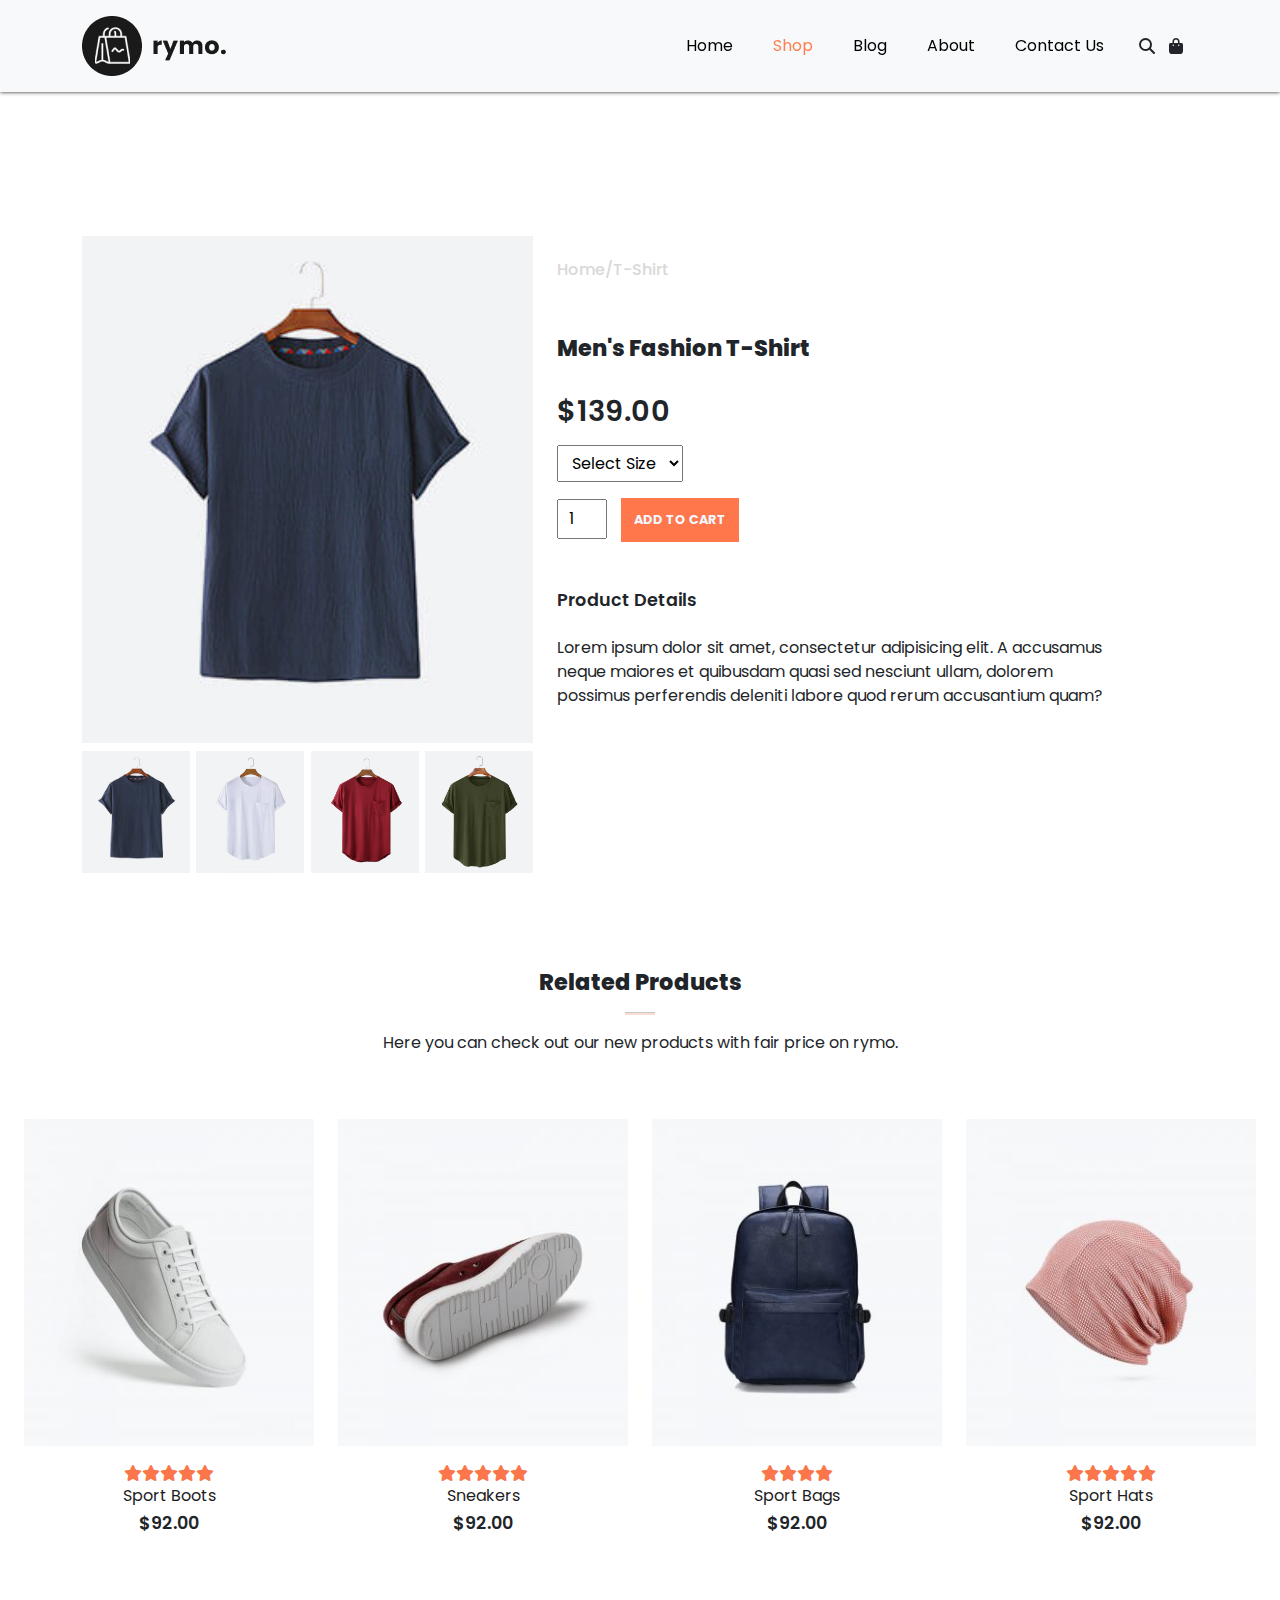
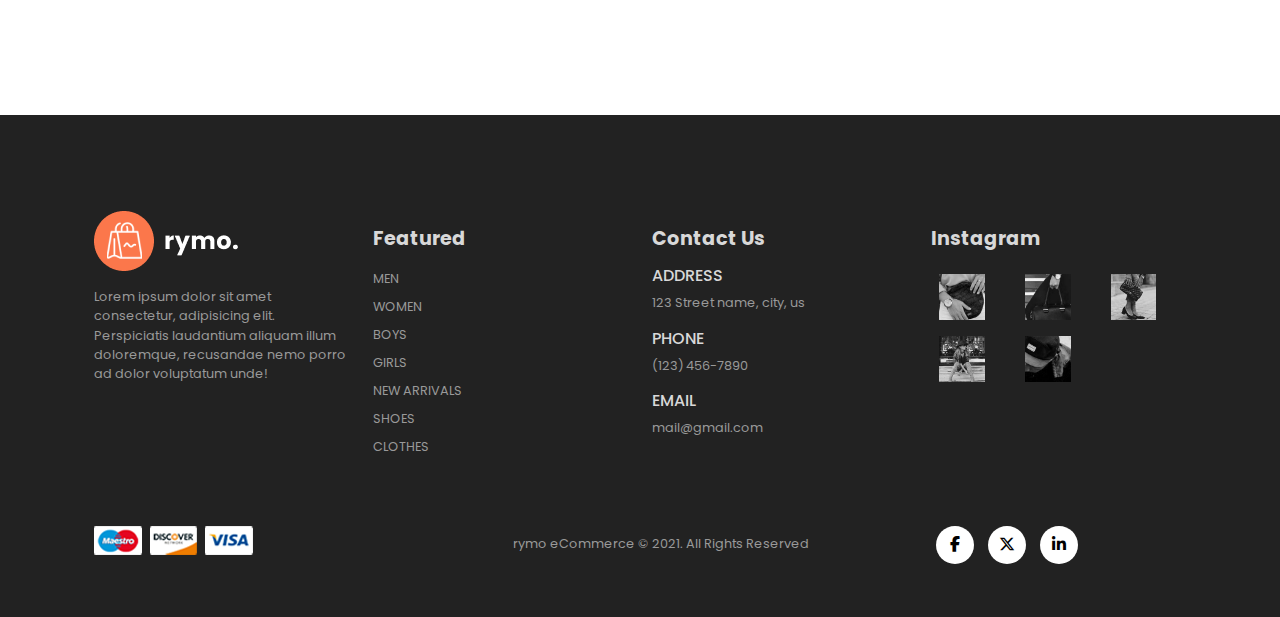
<file: sproducts.html>
<!DOCTYPE html>
<html lang="en">
  <head>
    <meta charset="UTF-8" />
    <meta name="viewport" content="width=device-width, initial-scale=1.0" />
    <title>Product Details</title>

    <!-- BS link -->
    <link
      href="https://cdn.jsdelivr.net/npm/bootstrap@5.3.3/dist/css/bootstrap.min.css"
      rel="stylesheet"
      integrity="sha384-QWTKZyjpPEjISv5WaRU9OFeRpok6YctnYmDr5pNlyT2bRjXh0JMhjY6hW+ALEwIH"
      crossorigin="anonymous"
    />

    <link
      rel="stylesheet"
      href="https://cdnjs.cloudflare.com/ajax/libs/font-awesome/6.7.2/css/all.min.css"
      integrity="sha512-Evv84Mr4kqVGRNSgIGL/F/aIDqQb7xQ2vcrdIwxfjThSH8CSR7PBEakCr51Ck+w+/U6swU2Im1vVX0SVk9ABhg=="
      crossorigin="anonymous"
      referrerpolicy="no-referrer"
    />

    <link rel="stylesheet" href="style.css" />

    <style>
      .small-img-group {
        display: flex;
        align-items: center;
        justify-content: space-between;
        .small-img-col {
          flex-basis: 24%;
          cursor: pointer;
        }
      }

      .sproduct select {
        display: block;
        padding: 5px 10px;
      }

      .sproduct input {
        width: 50px;
        height: 40px;
        padding-left: 10px;
        font-size: 16px;
        margin-right: 10px;
      }

      .sproduct input:focus {
        outline: none;
      }

      .sproduct .buy-btn {
        background-color: #ff774b;
        padding: .8rem;
        opacity: 1;
        transition: all .3s;
      }
    </style>
  </head>

  <body>
    <nav class="navbar navbar-expand-lg navbar-light bg-light py-3">
      <div class="container">
        <img src="./image/logo1.png" alt="logo1" />
        <button
          class="navbar-toggler"
          type="button"
          data-bs-toggle="collapse"
          data-bs-target="#navbarSupportedContent"
          aria-controls="navbarSupportedContent"
          aria-expanded="false"
          aria-label="Toggle navigation"
        >
          <span class="navbar-toggler-icon"></span>
        </button>
        <div class="collapse navbar-collapse" id="navbarSupportedContent">
          <ul class="navbar-nav ms-lg-auto">
            <li class="nav-item">
              <a class="nav-link" href="index.html">Home</a>
            </li>
            <li class="nav-item">
              <a class="nav-link active" aria-current="page" href="shop.html"
                >Shop</a
              >
            </li>
            <li class="nav-item">
              <a class="nav-link" href="#">Blog</a>
            </li>
            <li class="nav-item">
              <a class="nav-link" href="#">About</a>
            </li>
            <li class="nav-item">
              <a class="nav-link" href="#">Contact Us</a>
            </li>
          </ul>
          <div class="d-flex justify-content-end mx-2">
            <i class="fa-solid fa-magnifying-glass"></i>
            <i class="fa-solid fa-bag-shopping"></i>
          </div>
        </div>
      </div>
    </nav>

    <section class="container sproduct my-5 pt-5">
      <div class="row mt-5">
        <div class="col-lg-5 col-md-12 col-12">
          <img class="img-fluid w-100" src="./image/shop/1.jpg" id="MainImg" alt="" />

          <div class="small-img-group pt-2">
            <div class="small-img-col">
              <img
                src="./image/shop/1.jpg"
                width="100%"
                class="small-img"
                alt=""
              />
            </div>
            <div class="small-img-col">
              <img
                src="./image/shop/24.jpg"
                width="100%"
                class="small-img"
                alt=""
              />
            </div>
            <div class="small-img-col">
              <img
                src="./image/shop/25.jpg"
                width="100%"
                class="small-img"
                alt=""
              />
            </div>
            <div class="small-img-col">
              <img
                src="./image/shop/26.jpg"
                width="100%"
                class="small-img"
                alt=""
              />
            </div>
          </div>
        </div>

        <div class="col-lg-6 col-md-12 col-12">
          <h6 class="py-4">Home/T-Shirt</h6>
          <h3 class="py-4">Men's Fashion T-Shirt</h3>
          <h2>$139.00</h2>
          <select class="my-3">
            <option>Select Size</option>
            <option>S</option>
            <option>M</option>
            <option>L</option>
            <option>XL</option>
            <option>XXL</option>
          </select>

          <input type="number" value="1"/>
          <button class="buy-btn">ADD TO CART</button>
          <h4 class="mt-5 mb-4">Product Details</h4>
          <span
            >Lorem ipsum dolor sit amet, consectetur adipisicing elit. A
            accusamus neque maiores et quibusdam quasi sed nesciunt ullam,
            dolorem possimus perferendis deleniti labore quod rerum accusantium
            quam? </span
          >
        </div>
      </div>
    </section>

    <section id="featured" class="my-5 pb-5">
        <div class="container text-center mt-5 py-5">
          <h3>Related Products</h3>
          <hr class="mx-auto" />
          <p>Here you can check out our new products with fair price on rymo.</p>
        </div>
  
        <div class="row mx-auto container-fluid">
          <div class="product text-center col-lg-3 col-md-4 col-12">
            <img class="img-fluid mb-3" src="./image/featured/1.jpg" alt="" />
            <div class="star">
              <i class="fa-solid fa-star"></i><i class="fa-solid fa-star"></i
              ><i class="fa-solid fa-star"></i><i class="fa-solid fa-star"></i
              ><i class="fa-solid fa-star"></i>
            </div>
            <h5 class="p-name">Sport Boots</h5>
            <h4 class="p-price">$92.00</h4>
            <button class="buy-btn">Buy Now</button>
          </div>
  
          <div class="product text-center col-lg-3 col-md-4 col-12">
            <img class="img-fluid mb-3" src="./image/featured/2.jpg" alt="" />
            <div class="star">
              <i class="fa-solid fa-star"></i><i class="fa-solid fa-star"></i
              ><i class="fa-solid fa-star"></i><i class="fa-solid fa-star"></i
              ><i class="fa-solid fa-star"></i>
            </div>
            <h5 class="p-name">Sneakers</h5>
            <h4 class="p-price">$92.00</h4>
            <button class="buy-btn">Buy Now</button>
          </div>
  
          <div class="product text-center col-lg-3 col-md-4 col-12">
            <img class="img-fluid mb-3" src="./image/featured/3.jpg" alt="" />
            <div class="star">
              <i class="fa-solid fa-star"></i><i class="fa-solid fa-star"></i
              ><i class="fa-solid fa-star"></i><i class="fa-solid fa-star"></i>
            </div>
            <h5 class="p-name">Sport Bags</h5>
            <h4 class="p-price">$92.00</h4>
            <button class="buy-btn">Buy Now</button>
          </div>
  
          <div class="product text-center col-lg-3 col-md-4 col-12">
            <img class="img-fluid mb-3" src="./image/featured/4.jpg" alt="" />
            <div class="star">
              <i class="fa-solid fa-star"></i><i class="fa-solid fa-star"></i
              ><i class="fa-solid fa-star"></i><i class="fa-solid fa-star"></i
              ><i class="fa-solid fa-star"></i>
            </div>
            <h5 class="p-name">Sport Hats</h5>
            <h4 class="p-price">$92.00</h4>
            <button class="buy-btn">Buy Now</button>
          </div>
        </div>
      </section>

    <footer class="mt-5 py-5">
      <div class="row container mx-auto pt-5">
        <div class="footer-one col-lg-3 col-md-6 col-12">
          <img src="./image/logo2.png" alt="logo2" />
          <p class="pt-3">
            Lorem ipsum dolor sit amet consectetur, adipisicing elit.
            Perspiciatis laudantium aliquam illum doloremque, recusandae nemo
            porro ad dolor voluptatum unde!
          </p>
        </div>
        <div class="footer-one col-lg-3 col-md-6 col-12 mt-3">
          <h5 class="pb-2">Featured</h5>
          <ul class="text-uppercase list-unstyled">
            <li><a href="">men</a></li>
            <li><a href="">women</a></li>
            <li><a href="">boys</a></li>
            <li><a href="">girls</a></li>
            <li><a href="">new arrivals</a></li>
            <li><a href="">shoes</a></li>
            <li><a href="">clothes</a></li>
          </ul>
        </div>

        <div class="footer-one col-lg-3 col-md-6 col-12 mt-3">
          <h5 class="pb-2">Contact Us</h5>
          <div>
            <h6 class="text-uppercase">address</h6>
            <p>123 Street name, city, us</p>
          </div>
          <div>
            <h6 class="text-uppercase">phone</h6>
            <p>(123) 456-7890</p>
          </div>
          <div>
            <h6 class="text-uppercase">email</h6>
            <p>mail@gmail.com</p>
          </div>
        </div>

        <div class="footer-one col-lg-3 col-md-6 col-12 mt-3">
          <h5 class="pb-2">Instagram</h5>
          <div class="row">
            <img
              class="img-fluid w-25 h-100 m-2"
              src="./image/insta/1.jpg"
              alt=""
            />
            <img
              class="img-fluid w-25 h-100 m-2"
              src="./image/insta/2.jpg"
              alt=""
            />
            <img
              class="img-fluid w-25 h-100 m-2"
              src="./image/insta/3.jpg"
              alt=""
            />
            <img
              class="img-fluid w-25 h-100 m-2"
              src="./image/insta/4.jpg"
              alt=""
            />
            <img
              class="img-fluid w-25 h-100 m-2"
              src="./image/insta/5.jpg"
              alt=""
            />
          </div>
        </div>
      </div>

      <div class="copyright mt-5">
        <div class="row container mx-auto d-flex justify-content-lg-between">
          <div class="col-lg-3 col-md-6 col-12">
            <img src="./image/payment.png" alt="" />
          </div>

          <div class="col-lg-3 col-md-6 col-12 text-nowrap mt-2">
            <p>rymo eCommerce &copy; 2021. All Rights Reserved</p>
          </div>

          <div class="col-lg-3 col-md-6 col-12">
            <a href="#"><i class="fa-brands fa-facebook-f"></i></a>
            <a href="#"><i class="fa-brands fa-x-twitter"></i></a>
            <a href="#"><i class="fa-brands fa-linkedin-in"></i></a>
          </div>
        </div>
      </div>
    </footer>

    <script
      src="https://cdn.jsdelivr.net/npm/@popperjs/core@2.11.8/dist/umd/popper.min.js"
      integrity="sha384-I7E8VVD/ismYTF4hNIPjVp/Zjvgyol6VFvRkX/vR+Vc4jQkC+hVqc2pM8ODewa9r"
      crossorigin="anonymous"
    ></script>
    <script
      src="https://cdn.jsdelivr.net/npm/bootstrap@5.3.3/dist/js/bootstrap.min.js"
      integrity="sha384-0pUGZvbkm6XF6gxjEnlmuGrJXVbNuzT9qBBavbLwCsOGabYfZo0T0to5eqruptLy"
      crossorigin="anonymous"
    ></script>


    <script>
      const MainImg = document.getElementById("MainImg");
      const smallImg = document.getElementsByClassName("small-img");

      smallImg[0].onclick = function(){
        MainImg.src = smallImg[0].src;
      }
      smallImg[1].onclick = function(){
        MainImg.src = smallImg[1].src;
      }
      smallImg[2].onclick = function(){
        MainImg.src = smallImg[2].src;
      }
      smallImg[3].onclick = function(){
        MainImg.src = smallImg[3].src;
      }
    </script>
  </body>
</html>
</file>
<file: style.css>
@import url('https://fonts.googleapis.com/css2?family=Electrolize&family=Montserrat:ital,wght@0,100..900;1,100..900&family=Poppins:ital,wght@0,100;0,200;0,300;0,400;0,500;0,600;0,700;0,800;0,900;1,100;1,200;1,300;1,400;1,500;1,600;1,700;1,800;1,900&family=Roboto:ital,wght@0,100..900;1,100..900&display=swap');

* {
    margin: 0;
    padding: 0;
    box-sizing: border-box;
}

body {
    font-family: "Poppins", serif;
}

h1 {
    font-size: 2.5rem;
    font-weight: 700;
}

h2 {
    font-size: 1.8rem;
    font-weight: 600;
}

h3 {
    font-size: 1.4rem;
    font-weight: 800;
}

h4 {
    font-size: 1.1rem;
    font-weight: 600;
}

h5 {
    font-size: 1rem;
    font-weight: 400;
    color: #1d1d1d;
}

h6 {
    color: #d8d8d8;
}

button {
    font-size: 0.8rem;
    font-weight: 700;
    outline: none;
    border: none;
    background-color: #1d1d1d;
    color: aliceblue;
    padding: 13px 13px;
    cursor: pointer;
    text-transform: uppercase;
    transition: 0.3s ease;
}

button:hover {
    background-color: #3a3833;
}

hr {
    width: 30px;
    height: 3px;
    background-color: #fb774b;
}

.star i {
    font-style: 0.8rem;
    color: #fb774b;
}

.navbar {
    font-size: 16px;
    top: 0;
    left: 0;
    position: sticky;
    box-shadow: 0 0 4px #1d1d1d;
    z-index: 100;
}

.navbar-light .navbar-nav .nav-link{
    padding: 0 20px;
    color: black;
    transition: .3s ease;
}

.navbar-light .navbar-nav .nav-link:hover,
.navbar i:hover, 
.navbar-light .navbar-nav .nav-link.active,
.navbar i.active  {
    color: coral;
}

.navbar i {
    font-size: inherit;
    padding: 0 7px;
    cursor: pointer;
    font-weight: 700;
    transition: 0.3s ease;
}

.navbar-toggler {
    border: none;
    outline: none;
}

#home {
    background-image: url(./image/back.jpg);
    background-position: center;
    background-size: cover;
    background-repeat: no-repeat;
    height: 100vh;
    width: 100%;
    display: flex;
    flex-direction: column;
    align-items: flex-start;
    justify-content: center;
}

#home span {
    color: coral;
}

#new .one {
    position: relative;
}

#new .one img {
    width: 100%;
    height: 100%;
    background-position: center;
    background-repeat: no-repeat;
    background-size: cover;
}

#new .details {
    position: absolute;
    width: 100%;
    height: 100%;
    top: 0;
    left: 0;
    transition: .3s ease;
}

#new .one:hover .details {
    cursor: pointer;
    background-color: rgba(245, 178, 178, .7);
}

#new .one .details button {
    display: inline-block;
    font-size: 14px;
    font-weight: 500;
    color: #2a2a2a;
    background: none;
    text-transform: uppercase;
    border-bottom: 1px solid #2a2a2a;
    padding: 2.5px;
    transform: translateY(70px);
    transition: .3s ease;
}

#new .one .details button:hover {
    color: #fff;
    border-bottom: 1px solid #fff;
}

#new .one:nth-child(1) .details {
    display: flex;
    justify-content: center;
    flex-direction: column;
    align-items: flex-start;
    text-align: start;
}

#new .one:nth-child(2) .details {
    display: flex;
    justify-content: center;
    flex-direction: column;
    align-items: center;
}

#new .one:nth-child(3) .details {
    display: flex;
    justify-content: center;
    flex-direction: column;
    align-items: flex-end;
    text-align: end;
}

/* products */

.product {
    cursor: pointer;
    margin-bottom: 2rem;
}

.product img {
    transition: all .3s;
}

.product:hover img {
    opacity: .7;
}

.product .buy-btn {
    background: #fb774b;
    transform: translateY(20px);
    opacity: 0;
    transition: all .3s;
}

.product:hover .buy-btn {
    transform: translateY(0);
    opacity: 1;
}

#banner {
    background-image: url(./image/banner/2.jpg);
    background-position: center;
    background-size: cover;
    background-repeat: no-repeat;
    background-attachment: fixed;
    height: 60vh;
    width: 100%;
    display: flex;
    flex-direction: column;
    align-items: flex-start;
    justify-content: center;
}

#banner h5 {
    color: #d8d8d8;
}

#banner h1 {
    color: #fff;
}

#banner button {
    background-color: #fb774b;
}

footer {
    background-color: #222222;

    p {
        color: #999;
        font-size: 0.8rem;
    }
}

footer h5 {
    color: #d8d8d8;
    font-weight: 700;
    font-size: 1.2rem;
}

footer li {
    padding-bottom: 4px;
}

footer li a {
    font-size: 0.8rem;
    color: #999;
    text-decoration-line: none;
}

footer li a:hover {
    color: #d8d8d8;
    text-decoration: underline;
}

footer .copyright a {
    color: #000;
    width: 38px;
    height: 38px;
    background-color: #fff;
    display: inline-block;
    text-align: center;
    line-height: 38px;
    border-radius: 50%;
    transition: .3s ease;
    margin: 0 5px;
}

footer .copyright a:hover {
    color: #fff;
    background-color:#fb774b;
}

@media only screen and (max-width: 991px) {

    body>nav>div>button:hover,
    body>nav>div>button:focus {
        background-color: #fb774b;
    }

    body>nav>div>button:hover #bar,
    body>nav>div>button:focus #bar {
        color: #fff;
    }

    #navbarSupportedContent>ul {
        margin: 1rem;
        justify-content: flex-end;
        align-items: flex-end;
        text-align: right;
    }

    #navbarSupportedContent>ul>li:nth-child(n)>a {
        padding: 10px 0;
    }
}
</file>
